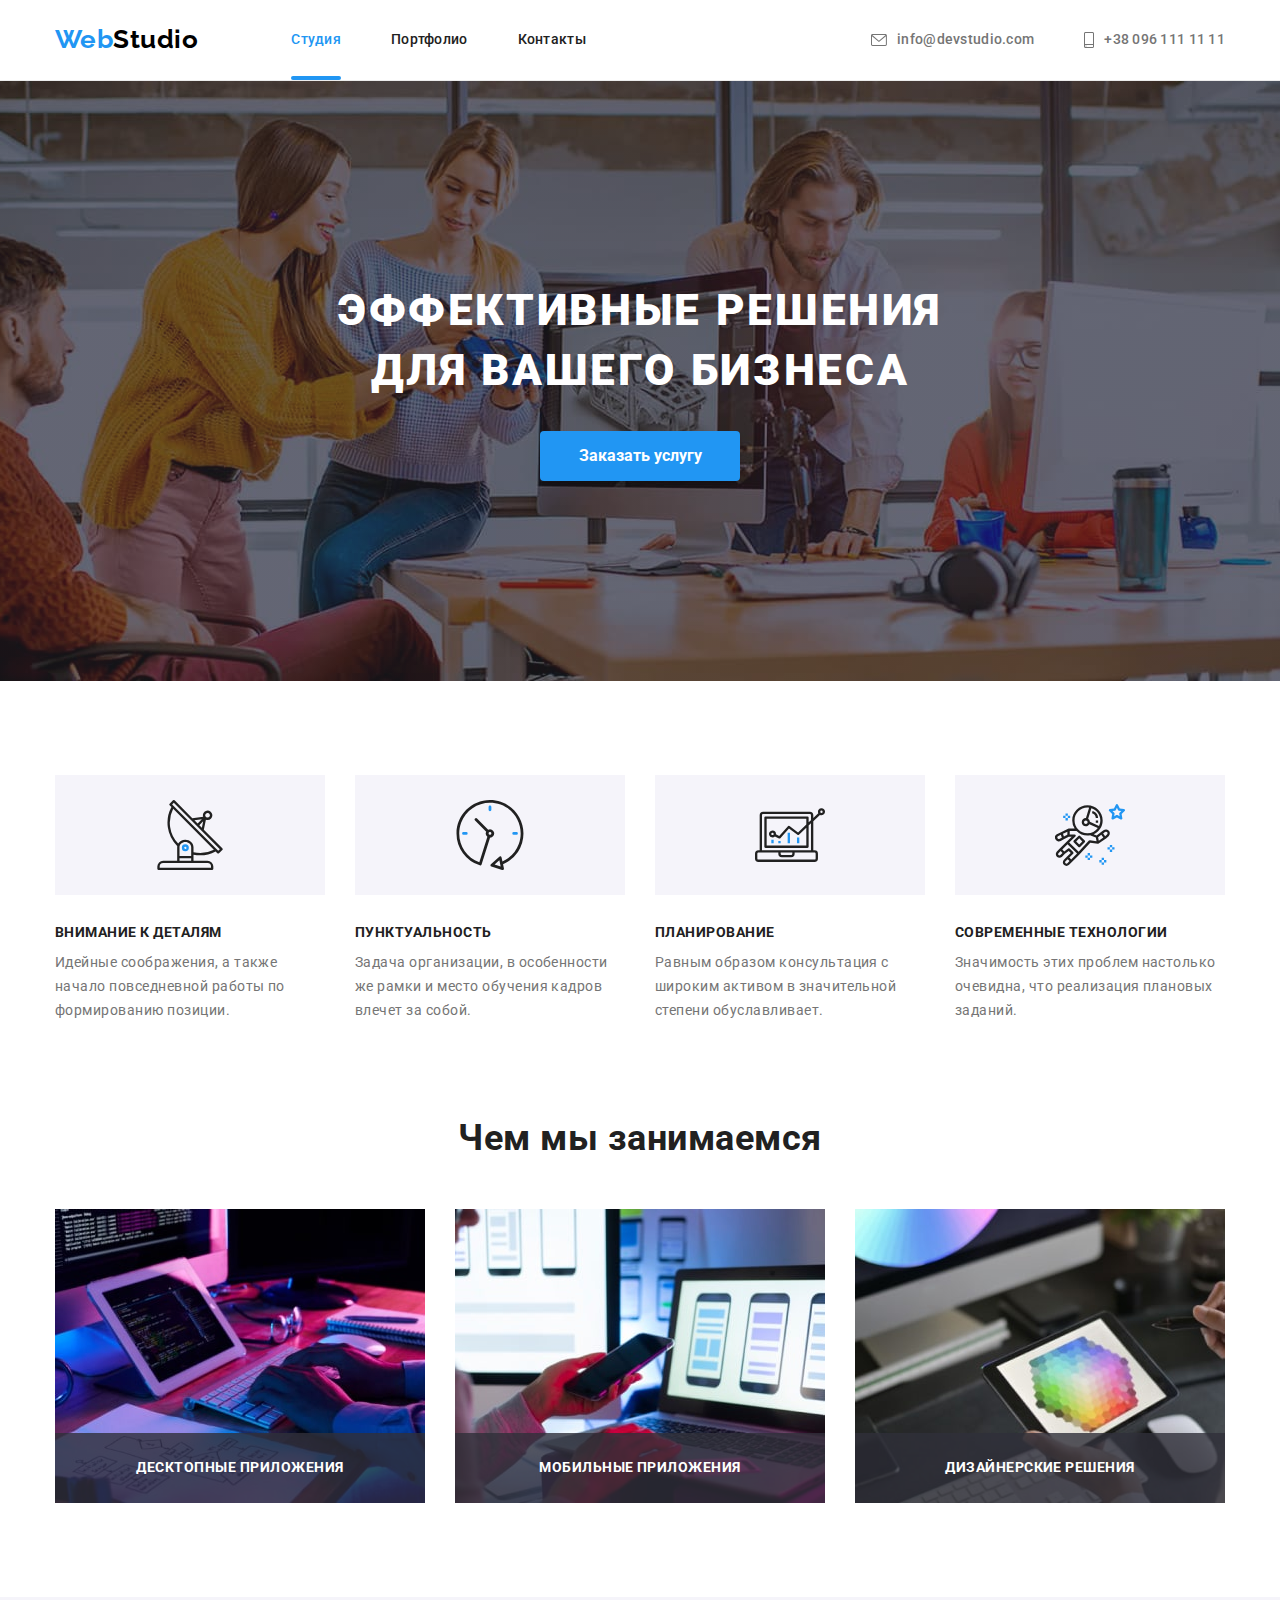
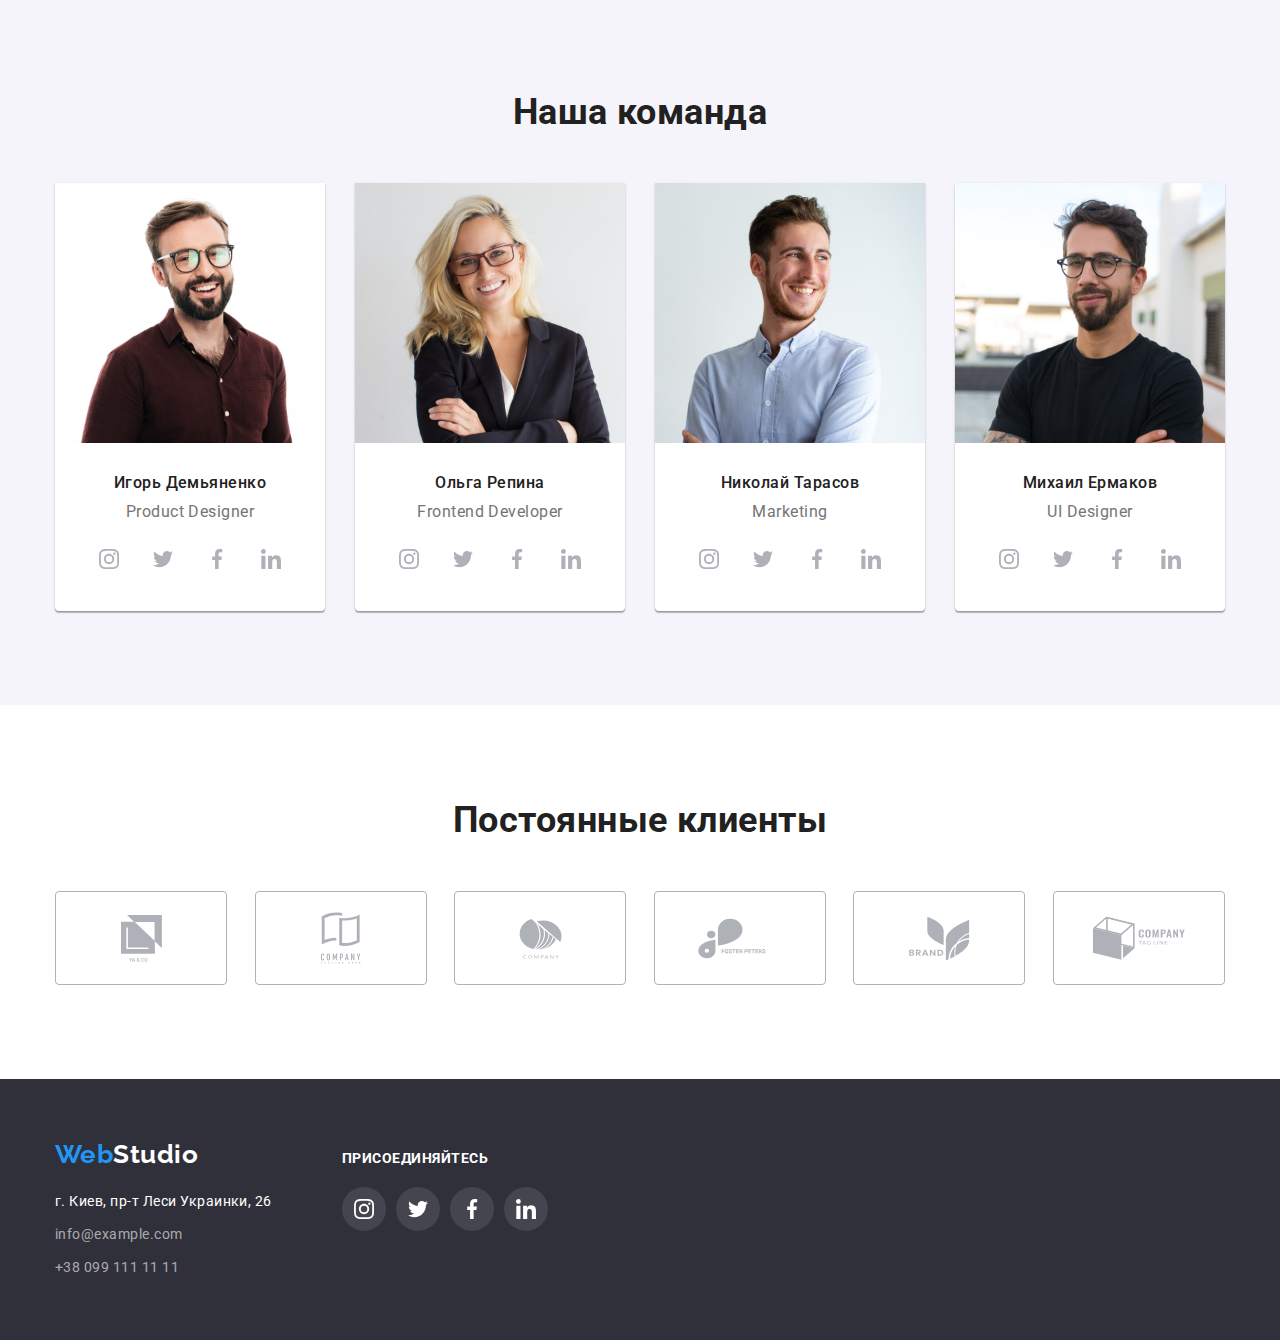
<file: index.html>
<!DOCTYPE html>
<html lang="ru">
  <head>
    <meta charset="UTF-8" />
    <meta http-equiv="X-UA-Compatible" content="IE=edge" />
    <meta name="viewport" content="width=device-width, initial-scale=1.0" />
    <title>Document</title>
    <link rel="preconnect" href="https://fonts.googleapis.com" />
    <link rel="preconnect" href="https://fonts.gstatic.com" crossorigin />
    <link
      href="https://fonts.googleapis.com/css2?family=Raleway:wght@700&family=Roboto:wght@400;500;700;900&display=swap"
      rel="stylesheet"
    />
    <link
      rel="stylesheet"
      href="https://cdnjs.cloudflare.com/ajax/libs/modern-normalize/1.1.0/modern-normalize.min.css"
    />
    <link rel="stylesheet" href="./css/styles.css" />
  </head>
  <body data-body>
    <header class="page-header">
      <div class="container nav">
        <nav class="main-nav">
          <a class="header-logo logo link" href="./index.html"
            >Web<span class="logo-primary">Studio</span></a
          >
          <ul class="site-nav list">
            <li class="list-item">
              <a class="link current is-active" href="./index.html">Студия</a>
            </li>
            <li class="list-item">
              <a class="link" href="./portfolio.html">Портфолио</a>
            </li>
            <li class="list-item">
              <a class="link" href="">Контакты</a>
            </li>
          </ul>
        </nav>
        <ul class="site-nav list">
          <li class="list-item">
            <a class="link contacts-details" href="mailto:info@devstudio.com">
              <svg class="mail-icon" width="16" height="12">
                <use href="./images/icons.svg#icon-mail"></use></svg
              >info@devstudio.com
            </a>
          </li>
          <li class="list-item">
            <a class="link contacts-details" href="tel:+380961111111">
              <svg class="phone-icon" width="10" height="16">
                <use href="./images/icons.svg#icon-phone"></use></svg
              >+38 096 111 11 11</a
            >
          </li>
        </ul>
      </div>
    </header>
    <main>
      <!-- Герой -->
      <section class="hero">
        <div class="container">
          <h1 class="hero-title">Эффективные решения для вашего бизнеса</h1>
          <button class="button-primary" type="button" data-modal-open>Заказать услугу</button>
        </div>
      </section>

      <!-- Особливості -->

      <section class="section">
        <div class="container">
          <h2 class="visually-hidden">Особенности</h2>
          <ul class="feature-list list">
            <li class="section-card">
              <div class="feature-icon-container">
                <svg class="feature-icon" width="70" height="70">
                  <use href="./images/icons.svg#icon-antenna"></use>
                </svg>
              </div>
              <h3 class="title">Внимание к деталям</h3>
              <p class="text">
                Идейные соображения, а также начало повседневной работы по формированию позиции.
              </p>
            </li>
            <li class="section-card">
              <div class="feature-icon-container">
                <svg class="feature-icon" width="70" height="70">
                  <use href="./images/icons.svg#icon-clock"></use>
                </svg>
              </div>
              <h3 class="title">Пунктуальность</h3>
              <p class="text">
                Задача организации, в особенности же рамки и место обучения кадров влечет за собой.
              </p>
            </li>
            <li class="section-card">
              <div class="feature-icon-container">
                <svg class="feature-icon" width="70" height="70">
                  <use href="./images/icons.svg#icon-diagram"></use>
                </svg>
              </div>
              <h3 class="title">Планирование</h3>
              <p class="text">
                Равным образом консультация с широким активом в значительной степени обуславливает.
              </p>
            </li>
            <li class="section-card">
              <div class="feature-icon-container">
                <svg class="feature-icon" width="70" height="70">
                  <use href="./images/icons.svg#icon-astronaut"></use>
                </svg>
              </div>
              <h3 class="title">Современные технологии</h3>
              <p class="text">
                Значимость этих проблем настолько очевидна, что реализация плановых заданий.
              </p>
            </li>
          </ul>
        </div>
      </section>
      <!-- Чим ми займаємося -->
      <section class="section">
        <div class="container">
          <h2 class="section-title">Чем мы занимаемся</h2>
          <ul class="work-list list">
            <li class="section-card">
              <img src="./images/box1.jpg" alt="разработка программного обеспечения" width="370" />
              <div class="section-card-content">
                <p class="section-card-text">Десктопные приложения</p>
              </div>
            </li>
            <li class="section-card">
              <img src="./images/box2.jpg" alt="разработка мобильных приложений" width="370" />
              <div class="section-card-content">
                <p class="section-card-text">Мобильные приложения</p>
              </div>
            </li>
            <li class="section-card">
              <img src="./images/box3.jpg" alt="дизайн вебсайтов" width="370" />
              <div class="section-card-content">
                <p class="section-card-text">Дизайнерские решения</p>
              </div>
            </li>
          </ul>
        </div>
      </section>
      <!-- Наша команда -->
      <section class="section team-section">
        <div class="container">
          <h2 class="section-title">Наша команда</h2>
          <ul class="team-list list card">
            <li class="section-card card-set">
              <img src="./images/img1.jpg" alt="фото дизайнера" width="270" />
              <h3 class="title">Игорь Демьяненко</h3>
              <p class="text" lang="en">Product Designer</p>
              <ul class="social-media list">
                <li class="social-media-item">
                  <a
                    class="social-media-link"
                    href=""
                    target="_blank"
                    rel="noopener noreferrer"
                    aria-label="instagram"
                  >
                    <svg class="social-media-icon" width="20" height="20">
                      <use href="./images/icons.svg#icon-instagram"></use>
                    </svg>
                  </a>
                </li>
                <li class="social-media-item">
                  <a
                    class="social-media-link"
                    href=""
                    target="_blank"
                    rel="noopener noreferrer"
                    aria-label="twitter"
                  >
                    <svg class="social-media-icon" width="20" height="20">
                      <use href="./images/icons.svg#icon-twitter"></use>
                    </svg>
                  </a>
                </li>
                <li class="social-media-item">
                  <a
                    class="social-media-link"
                    href=""
                    target="_blank"
                    rel="noopener noreferrer"
                    aria-label="facebook"
                  >
                    <svg class="social-media-icon" width="20" height="20">
                      <use href="./images/icons.svg#icon-facebook"></use>
                    </svg>
                  </a>
                </li>
                <li class="social-media-item">
                  <a
                    class="social-media-link"
                    href=""
                    target="_blank"
                    rel="noopener noreferrer"
                    aria-label="linkedin"
                  >
                    <svg class="social-media-icon" width="20" height="20">
                      <use href="./images/icons.svg#icon-linkedin"></use>
                    </svg>
                  </a>
                </li>
              </ul>
            </li>
            <li class="section-card card-set">
              <img src="./images/img2.jpg" alt="фото фронтенд-разработчика" width="270" />
              <h3 class="title">Ольга Репина</h3>
              <p class="text" lang="en">Frontend Developer</p>
              <ul class="social-media list">
                <li class="social-media-item">
                  <a
                    class="social-media-link"
                    href=""
                    target="_blank"
                    rel="noopener noreferrer"
                    aria-label="instagram"
                  >
                    <svg class="social-media-icon" width="20" height="20">
                      <use href="./images/icons.svg#icon-instagram"></use>
                    </svg>
                  </a>
                </li>
                <li class="social-media-item">
                  <a
                    class="social-media-link"
                    href=""
                    target="_blank"
                    rel="noopener noreferrer"
                    aria-label="twitter"
                  >
                    <svg class="social-media-icon" width="20" height="20">
                      <use href="./images/icons.svg#icon-twitter"></use>
                    </svg>
                  </a>
                </li>
                <li class="social-media-item">
                  <a
                    class="social-media-link"
                    href=""
                    target="_blank"
                    rel="noopener noreferrer"
                    aria-label="facebook"
                  >
                    <svg class="social-media-icon" width="20" height="20">
                      <use href="./images/icons.svg#icon-facebook"></use>
                    </svg>
                  </a>
                </li>
                <li class="social-media-item">
                  <a
                    class="social-media-link"
                    href=""
                    target="_blank"
                    rel="noopener noreferrer"
                    aria-label="linkedin"
                  >
                    <svg class="social-media-icon" width="20" height="20">
                      <use href="./images/icons.svg#icon-linkedin"></use>
                    </svg>
                  </a>
                </li>
              </ul>
            </li>
            <li class="section-card card-set">
              <img src="./images/img3.jpg" alt="фото маркетолога" width="270" />
              <h3 class="title">Николай Тарасов</h3>
              <p class="text" lang="en">Marketing</p>
              <ul class="social-media list">
                <li class="social-media-item">
                  <a
                    class="social-media-link"
                    href=""
                    target="_blank"
                    rel="noopener noreferrer"
                    aria-label="instagram"
                  >
                    <svg class="social-media-icon" width="20" height="20">
                      <use href="./images/icons.svg#icon-instagram"></use>
                    </svg>
                  </a>
                </li>
                <li class="social-media-item">
                  <a
                    class="social-media-link"
                    href=""
                    target="_blank"
                    rel="noopener noreferrer"
                    aria-label="twitter"
                  >
                    <svg class="social-media-icon" width="20" height="20">
                      <use href="./images/icons.svg#icon-twitter"></use>
                    </svg>
                  </a>
                </li>
                <li class="social-media-item">
                  <a
                    class="social-media-link"
                    href=""
                    target="_blank"
                    rel="noopener noreferrer"
                    aria-label="facebook"
                  >
                    <svg class="social-media-icon" width="20" height="20">
                      <use href="./images/icons.svg#icon-facebook"></use>
                    </svg>
                  </a>
                </li>
                <li class="social-media-item">
                  <a
                    class="social-media-link"
                    href=""
                    target="_blank"
                    rel="noopener noreferrer"
                    aria-label="linkedin"
                  >
                    <svg class="social-media-icon" width="20" height="20">
                      <use href="./images/icons.svg#icon-linkedin"></use>
                    </svg>
                  </a>
                </li>
              </ul>
            </li>
            <li class="section-card card-set">
              <img
                src="./images/img4.jpg"
                alt="фото дизайнера пользовательского интерфейса"
                width="270"
              />
              <h3 class="title">Михаил Ермаков</h3>
              <p class="text" lang="en">UI Designer</p>
              <ul class="social-media list">
                <li class="social-media-item">
                  <a
                    class="social-media-link"
                    href=""
                    target="_blank"
                    rel="noopener noreferrer"
                    aria-label="instagram"
                  >
                    <svg class="social-media-icon" width="20" height="20">
                      <use href="./images/icons.svg#icon-instagram"></use>
                    </svg>
                  </a>
                </li>
                <li class="social-media-item">
                  <a
                    class="social-media-link"
                    href=""
                    target="_blank"
                    rel="noopener noreferrer"
                    aria-label="twitter"
                  >
                    <svg class="social-media-icon" width="20" height="20">
                      <use href="./images/icons.svg#icon-twitter"></use>
                    </svg>
                  </a>
                </li>
                <li class="social-media-item">
                  <a
                    class="social-media-link"
                    href=""
                    target="_blank"
                    rel="noopener noreferrer"
                    aria-label="facebook"
                  >
                    <svg class="social-media-icon" width="20" height="20">
                      <use href="./images/icons.svg#icon-facebook"></use>
                    </svg>
                  </a>
                </li>
                <li class="social-media-item">
                  <a
                    class="social-media-link"
                    href=""
                    target="_blank"
                    rel="noopener noreferrer"
                    aria-label="linkedin"
                  >
                    <svg class="social-media-icon" width="20" height="20">
                      <use href="./images/icons.svg#icon-linkedin"></use>
                    </svg>
                  </a>
                </li>
              </ul>
            </li>
          </ul>
        </div>
      </section>
      <!-- Постійні клієнти -->
      <section class="section">
        <div class="container">
          <h2 class="section-title">Постоянные клиенты</h2>
          <ul class="client-list list">
            <li class="client-group">
              <a
                class="client-link"
                href=""
                target="_blank"
                rel="noopener noreferrer"
                aria-label="first client"
              >
                <svg class="client-icon" width="41" height="47">
                  <use href="./images/icons.svg#icon-group"></use>
                </svg>
              </a>
            </li>
            <li class="client-group">
              <a
                class="client-link"
                href=""
                target="_blank"
                rel="noopener noreferrer"
                aria-label="first client"
              >
                <svg class="client-icon" width="40" height="52">
                  <use href="./images/icons.svg#icon-group-1"></use>
                </svg>
              </a>
            </li>
            <li class="client-group">
              <a
                class="client-link"
                href=""
                target="_blank"
                rel="noopener noreferrer"
                aria-label="first client"
              >
                <svg class="client-icon" width="43" height="41">
                  <use href="./images/icons.svg#icon-group-2"></use>
                </svg>
              </a>
            </li>
            <li class="client-group">
              <a
                class="client-link"
                href=""
                target="_blank"
                rel="noopener noreferrer"
                aria-label="first client"
              >
                <svg class="client-icon" width="84" height="41">
                  <use href="./images/icons.svg#icon-group-3"></use>
                </svg>
              </a>
            </li>
            <li class="client-group">
              <a
                class="client-link"
                href=""
                target="_blank"
                rel="noopener noreferrer"
                aria-label="first client"
              >
                <svg class="client-icon" width="63" height="45">
                  <use href="./images/icons.svg#icon-group-4"></use>
                </svg>
              </a>
            </li>
            <li class="client-group">
              <a
                class="client-link"
                href=""
                target="_blank"
                rel="noopener noreferrer"
                aria-label="first client"
              >
                <svg class="client-icon" width="94" height="44">
                  <use href="./images/icons.svg#icon-group-5"></use>
                </svg>
              </a>
            </li>
          </ul>
        </div>
      </section>
    </main>
    <footer class="contacts">
      <div class="container">
        <div class="contacts-group">
          <div class="contacts-adress">
            <a class="logo link" href="./index.html"
              >Web<span class="logo-secondary">Studio</span></a
            >
            <address class="contacts-list">
              <ul class="list">
                <li class="list-item">
                  <a class="address-link link" href="">г. Киев, пр-т Леси Украинки, 26</a>
                </li>
                <li class="list-item">
                  <a class="contacts-details link" href="mailto:info@example.com"
                    >info@example.com</a
                  >
                </li>
                <li class="list-item">
                  <a class="contacts-details link" href="tel:+380991111111">+38 099 111 11 11</a>
                </li>
              </ul>
            </address>
          </div>
          <div class="contacts-media">
            <p class="contacts-media-text">присоединяйтесь</p>
            <ul class="contacts-social-media list">
              <li class="social-media-item">
                <a
                  class="contacts-media-link"
                  href=""
                  target="_blank"
                  rel="noopener noreferrer"
                  aria-label="instagram"
                >
                  <svg class="contacts-media-icon" width="20" height="20">
                    <use href="./images/icons.svg#icon-instagram"></use>
                  </svg>
                </a>
              </li>
              <li class="social-media-item">
                <a
                  class="contacts-media-link"
                  href=""
                  target="_blank"
                  rel="noopener noreferrer"
                  aria-label="twitter"
                >
                  <svg class="contacts-media-icon" width="20" height="20">
                    <use href="./images/icons.svg#icon-twitter"></use>
                  </svg>
                </a>
              </li>
              <li class="social-media-item">
                <a
                  class="contacts-media-link"
                  href=""
                  target="_blank"
                  rel="noopener noreferrer"
                  aria-label="facebook"
                >
                  <svg class="contacts-media-icon" width="20" height="20">
                    <use href="./images/icons.svg#icon-facebook"></use>
                  </svg>
                </a>
              </li>
              <li class="social-media-item">
                <a
                  class="contacts-media-link"
                  href=""
                  target="_blank"
                  rel="noopener noreferrer"
                  aria-label="linkedin"
                >
                  <svg class="contacts-media-icon" width="20" height="20">
                    <use href="./images/icons.svg#icon-linkedin"></use>
                  </svg>
                </a>
              </li>
            </ul>
          </div>
        </div>
      </div>
    </footer>
    <div class="backdrop is-hidden" data-modal>
      <div class="modal">
        <button class="modal-close" data-modal-close>
          <svg class="close-icon" width="18" height="18">
            <use href="./images/icons.svg#icon-close-black-18dp-2-1"></use>
          </svg>
        </button>
      </div>
    </div>
    <script src="./js/modal.js"></script>
  </body>
</html>
</file>
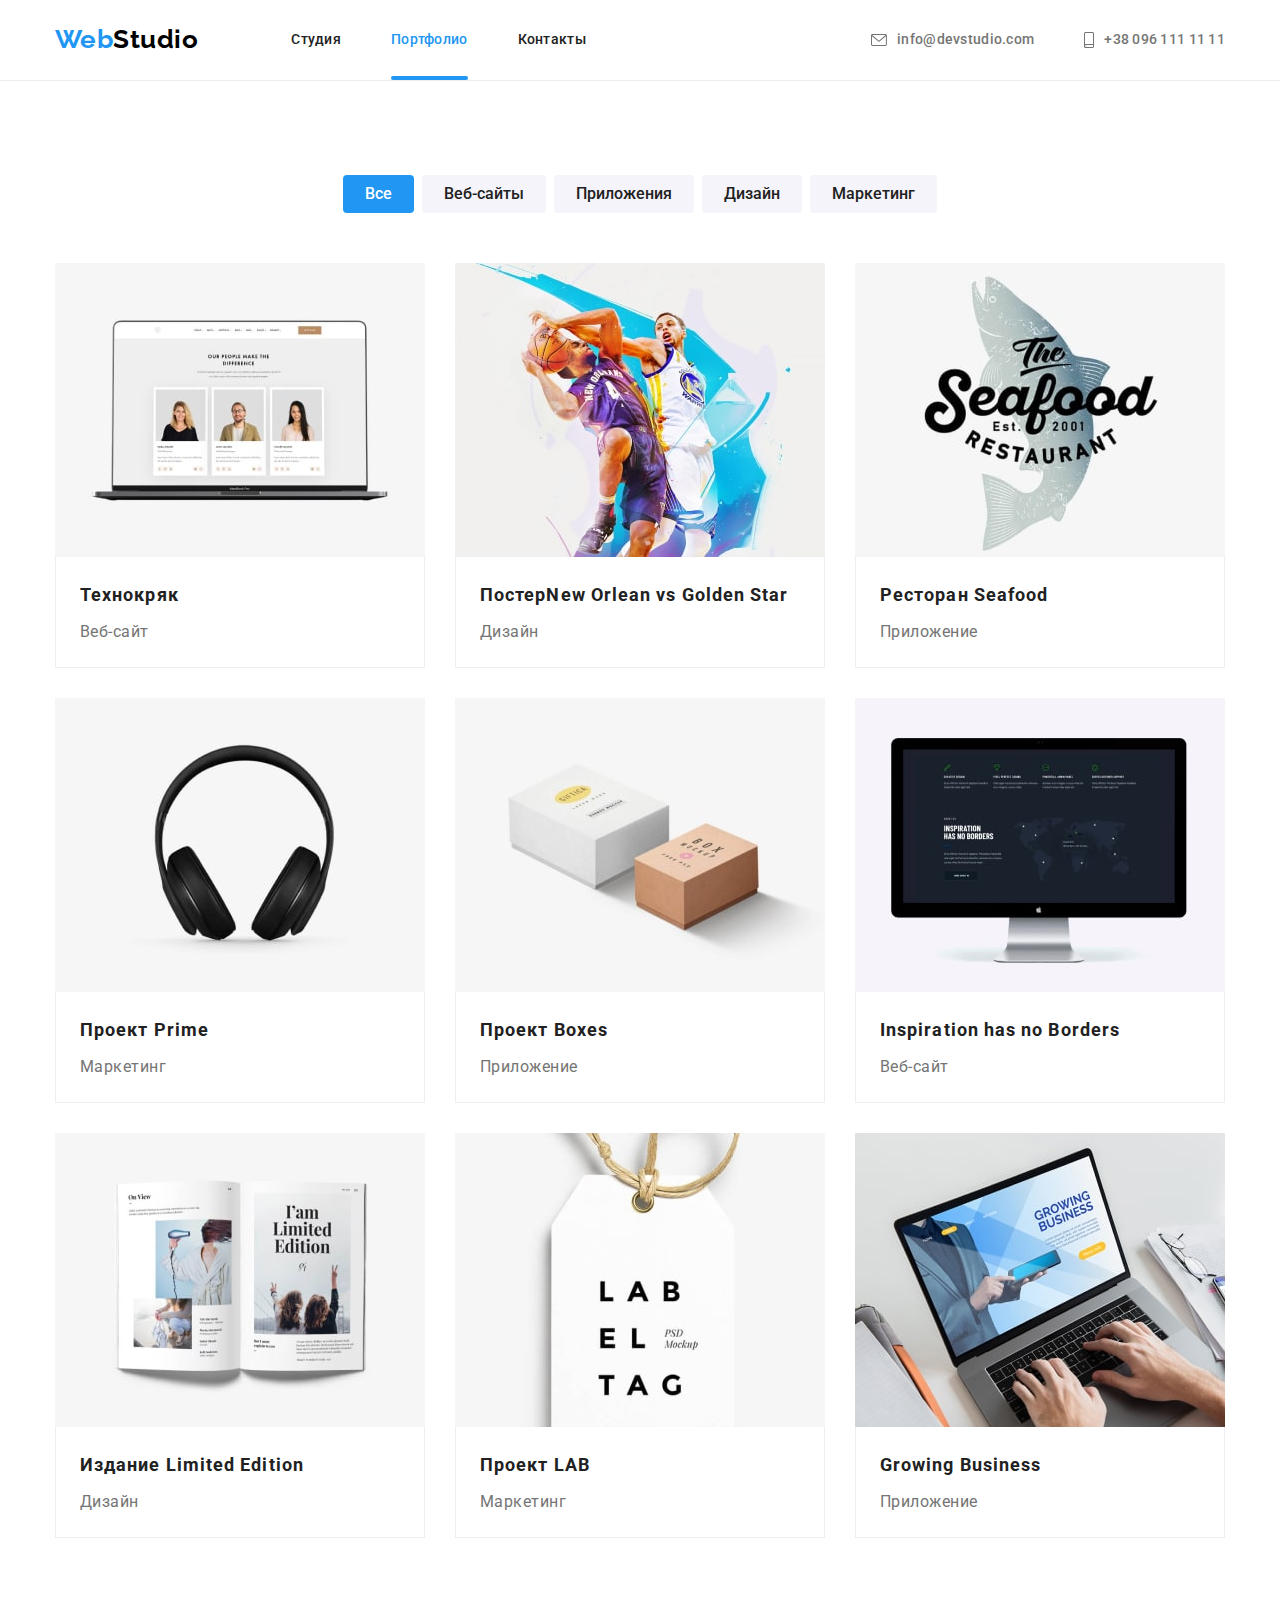
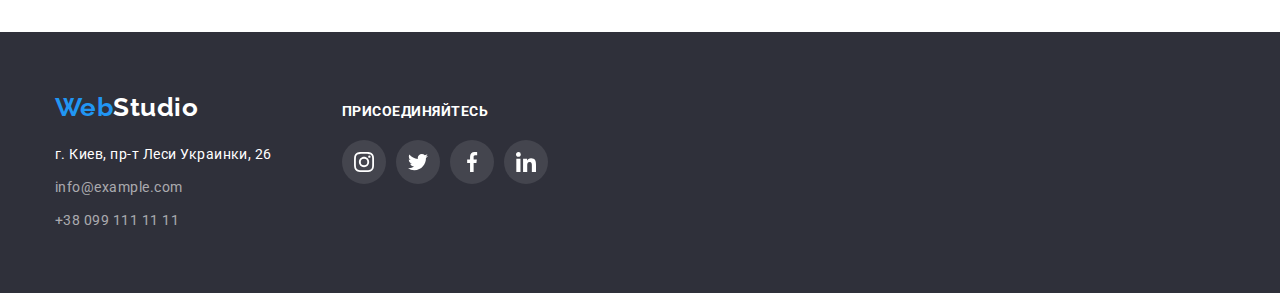
<file: portfolio.html>
<!DOCTYPE html>
<html lang="ru">
  <head>
    <meta charset="UTF-8" />
    <meta http-equiv="X-UA-Compatible" content="IE=edge" />
    <meta name="viewport" content="width=device-width, initial-scale=1.0" />
    <title>Document</title>
    <link rel="preconnect" href="https://fonts.googleapis.com" />
    <link rel="preconnect" href="https://fonts.gstatic.com" crossorigin />
    <link
      href="https://fonts.googleapis.com/css2?family=Raleway:wght@700&family=Roboto:wght@400;500;700;900&display=swap"
      rel="stylesheet"
    />
    <link
      rel="stylesheet"
      href="https://cdnjs.cloudflare.com/ajax/libs/modern-normalize/1.1.0/modern-normalize.min.css"
    />
    <link rel="stylesheet" href="./css/styles.css" />
  </head>
  <body>
    <header class="page-header">
      <div class="container nav">
        <nav class="main-nav">
          <a class="header-logo logo link" href="./index.html"
            >Web<span class="logo-primary">Studio</span></a
          >
          <ul class="site-nav list">
            <li class="list-item">
              <a class="link" href="./index.html">Студия</a>
            </li>
            <li class="list-item">
              <a class="link current is-active" href="./portfolio.html">Портфолио</a>
            </li>
            <li class="list-item">
              <a class="link" href="">Контакты</a>
            </li>
          </ul>
        </nav>
        <ul class="site-nav list">
          <li class="list-item">
            <a class="link contacts-details" href="mailto:info@devstudio.com">
              <svg class="mail-icon" width="16" height="12">
                <use href="./images/icons.svg#icon-mail"></use></svg
              >info@devstudio.com
            </a>
          </li>
          <li class="list-item">
            <a class="link contacts-details" href="tel:+380961111111">
              <svg class="phone-icon" width="10" height="16">
                <use href="./images/icons.svg#icon-phone"></use></svg
              >+38 096 111 11 11</a
            >
          </li>
        </ul>
      </div>
    </header>
    <main>
      <section class="section">
        <div class="container">
          <h1 class="visually-hidden">Примеры работ</h1>
          <ul class="list section-btn">
            <li class="list-btn">
              <button class="button current-button" type="button">Все</button>
            </li>
            <li class="list-btn">
              <button class="button" type="button">Веб-сайты</button>
            </li>
            <li class="list-btn">
              <button class="button" type="button">Приложения</button>
            </li>
            <li class="list-btn">
              <button class="button" type="button">Дизайн</button>
            </li>
            <li class="list-btn">
              <button class="button" type="button">Маркетинг</button>
            </li>
          </ul>
          <ul class="exemples list card">
            <li class="card-set">
              <a class="link item" href="">
                <div class="exemples-overlay">
                  <img src="./images/web-site1.jpg" alt="Пример веб сайту" width="370" />
                  <p class="exemples-overlay-text">
                    Ресурс предлагает комплексные предложения с разным уровнем функционала и
                    сервисов. Все это позволит посетителю получить исчерпывающие сведения  о
                    компании или частном лице.
                  </p>
                </div>
                <div class="exemples-content">
                  <h3 class="title">Технокряк</h3>
                  <p class="text">Веб-сайт</p>
                </div>
              </a>
            </li>
            <li class="card-set">
              <a class="link item" href="">
                <div class="exemples-overlay">
                  <img src="./images/design1.jpg" alt="Пример дизайну" width="370" />
                  <p class="exemples-overlay-text">
                    Ресурс предлагает комплексные предложения с разным уровнем функционала и
                    сервисов. Все это позволит посетителю получить исчерпывающие сведения  о
                    компании или частном лице.
                  </p>
                </div>
                <div class="exemples-content">
                  <h3 class="title">Постер<span lang="en">New Orlean vs Golden Star</span></h3>
                  <p class="text">Дизайн</p>
                </div>
              </a>
            </li>
            <li class="card-set">
              <a class="link item" href="">
                <div class="exemples-overlay">
                  <img src="./images/application1.jpg" alt="Пример приложения" width="370" />
                  <p class="exemples-overlay-text">
                    Ресурс предлагает комплексные предложения с разным уровнем функционала и
                    сервисов. Все это позволит посетителю получить исчерпывающие сведения  о
                    компании или частном лице.
                  </p>
                </div>
                <div class="exemples-content">
                  <h3 class="title">Ресторан <span lang="en"></span>Seafood</h3>
                  <p class="text">Приложение</p>
                </div>
              </a>
            </li>
            <li class="card-set">
              <a class="link item" href="">
                <div class="exemples-overlay">
                  <img
                    src="./images/marketing1.jpg"
                    alt="Пример работы для маркетинга"
                    width="370"
                  />
                  <p class="exemples-overlay-text">
                    Ресурс предлагает комплексные предложения с разным уровнем функционала и
                    сервисов. Все это позволит посетителю получить исчерпывающие сведения  о
                    компании или частном лице.
                  </p>
                </div>
                <div class="exemples-content">
                  <h3 class="title">Проект <span lang="en">Prime</span></h3>
                  <p class="text">Маркетинг</p>
                </div>
              </a>
            </li>
            <li class="card-set">
              <a class="link item" href="">
                <div class="exemples-overlay">
                  <img src="./images/application2.jpg" alt="Пример приложения" width="370" />
                  <p class="exemples-overlay-text">
                    Ресурс предлагает комплексные предложения с разным уровнем функционала и
                    сервисов. Все это позволит посетителю получить исчерпывающие сведения  о
                    компании или частном лице.
                  </p>
                </div>
                <div class="exemples-content">
                  <h3 class="title">Проект <span lang="en">Boxes</span></h3>
                  <p class="text">Приложение</p>
                </div>
              </a>
            </li>
            <li class="card-set">
              <a class="link item" href="">
                <div class="exemples-overlay">
                  <img src="./images/web-site2.jpg" alt="Пример веб сайту" width="370" />
                  <p class="exemples-overlay-text">
                    Ресурс предлагает комплексные предложения с разным уровнем функционала и
                    сервисов. Все это позволит посетителю получить исчерпывающие сведения  о
                    компании или частном лице.
                  </p>
                </div>
                <div class="exemples-content">
                  <h3 lang="en" class="title">Inspiration has no Borders</h3>
                  <p class="text">Веб-сайт</p>
                </div>
              </a>
            </li>
            <li class="card-set">
              <a class="link item" href="">
                <div class="exemples-overlay">
                  <img src="./images/design2.jpg" alt="Пример дизайну" width="370" />
                  <p class="exemples-overlay-text">
                    Ресурс предлагает комплексные предложения с разным уровнем функционала и
                    сервисов. Все это позволит посетителю получить исчерпывающие сведения  о
                    компании или частном лице.
                  </p>
                </div>
                <div class="exemples-content">
                  <h3 class="title">Издание <span lang="en">Limited Edition</span></h3>
                  <p class="text">Дизайн</p>
                </div>
              </a>
            </li>
            <li class="card-set">
              <a class="link item" href="">
                <div class="exemples-overlay">
                  <img
                    src="./images/marketing2.jpg"
                    alt="Пример работы для маркетинга"
                    width="370"
                  />
                  <p class="exemples-overlay-text">
                    Ресурс предлагает комплексные предложения с разным уровнем функционала и
                    сервисов. Все это позволит посетителю получить исчерпывающие сведения  о
                    компании или частном лице.
                  </p>
                </div>
                <div class="exemples-content">
                  <h3 class="title">Проект <span lang="en">LAB</span></h3>
                  <p class="text">Маркетинг</p>
                </div>
              </a>
            </li>
            <li class="card-set">
              <a class="link item" href="">
                <div class="exemples-overlay">
                  <img src="./images/application3.jpg" alt="Пример приложения" width="370" />
                  <p class="exemples-overlay-text">
                    Ресурс предлагает комплексные предложения с разным уровнем функционала и
                    сервисов. Все это позволит посетителю получить исчерпывающие сведения  о
                    компании или частном лице.
                  </p>
                </div>
                <div class="exemples-content">
                  <h3 class="title" lang="en">Growing Business</h3>
                  <p class="text">Приложение</p>
                </div>
              </a>
            </li>
          </ul>
        </div>
      </section>
    </main>
    <footer class="contacts">
      <div class="container">
        <div class="contacts-group">
          <div class="contacts-adress">
            <a class="logo link" href="./index.html"
              >Web<span class="logo-secondary">Studio</span></a
            >
            <address class="contacts-list">
              <ul class="list">
                <li class="list-item">
                  <a class="address-link link" href="">г. Киев, пр-т Леси Украинки, 26</a>
                </li>
                <li class="list-item">
                  <a class="contacts-details link" href="mailto:info@example.com"
                    >info@example.com</a
                  >
                </li>
                <li class="list-item">
                  <a class="contacts-details link" href="tel:+380991111111">+38 099 111 11 11</a>
                </li>
              </ul>
            </address>
          </div>
          <div class="contacts-media">
            <p class="contacts-media-text">присоединяйтесь</p>
            <ul class="contacts-social-media list">
              <li class="social-media-item">
                <a
                  class="contacts-media-link"
                  href=""
                  target="_blank"
                  rel="noopener noreferrer"
                  aria-label="instagram"
                >
                  <svg class="contacts-media-icon" width="20" height="20">
                    <use href="./images/icons.svg#icon-instagram"></use>
                  </svg>
                </a>
              </li>
              <li class="social-media-item">
                <a
                  class="contacts-media-link"
                  href=""
                  target="_blank"
                  rel="noopener noreferrer"
                  aria-label="twitter"
                >
                  <svg class="contacts-media-icon" width="20" height="20">
                    <use href="./images/icons.svg#icon-twitter"></use>
                  </svg>
                </a>
              </li>
              <li class="social-media-item">
                <a
                  class="contacts-media-link"
                  href=""
                  target="_blank"
                  rel="noopener noreferrer"
                  aria-label="facebook"
                >
                  <svg class="contacts-media-icon" width="20" height="20">
                    <use href="./images/icons.svg#icon-facebook"></use>
                  </svg>
                </a>
              </li>
              <li class="social-media-item">
                <a
                  class="contacts-media-link"
                  href=""
                  target="_blank"
                  rel="noopener noreferrer"
                  aria-label="linkedin"
                >
                  <svg class="contacts-media-icon" width="20" height="20">
                    <use href="./images/icons.svg#icon-linkedin"></use>
                  </svg>
                </a>
              </li>
            </ul>
          </div>
        </div>
      </div>
    </footer>
  </body>
</html>
</file>
<file: css/styles.css>
:root {
  --primary-text-color: #757575;
  --first-logo-color: #000000;
  --title-text-color: #212121;
  --accent-color: #2196f3;
  --title-bg-color: #2f303a;
  --bg-image: #c4c4c4;
  --primary-bg-color: #f5f4fa;
  --primary-white-color: #ffffff;
  --contacts-color: rgba(255, 255, 255, 0.6);
  --border-color: #eeeeee;
  --container-color: #ececec;
  --overlay-color: rgba(33, 150, 243, 0.9);
  --modal-bg-color: rgba(0, 0, 0, 0.1);
  --icon-color: #afb1b8;
  --item: 3;
  --indent: 30px;
  --anim-slow: 250ms cubic-bezier(0.4, 0, 0.2, 1);
}
body {
  color: var(--primary-text-color);

  font-family: Roboto, sans-serif;
  letter-spacing: 0.03em;
}
img {
  display: block;
  max-width: 100%;
  height: auto;
}
/* common styles */

.no-scroll {
  overflow: hidden;
}
.container {
  width: 1200px;
  margin: 0 auto;
  padding: 0 15px;
}
h1,
h2,
h3,
p {
  margin: 0;
}

.list {
  margin: 0;
  padding: 0;
  list-style: none;
}
.link {
  text-decoration: none;
}
.visually-hidden {
  position: absolute;
  white-space: nowrap;
  width: 1px;
  height: 1px;
  overflow: hidden;
  border: 0;
  padding: 0;
  clip: rect(0 0 0 0);
  clip-path: inset(50%);
  margin: -1px;
}
.card {
  display: flex;
  flex-wrap: wrap;
  margin: calc(-1 * var(--indent) / 2);
}
.card-set {
  flex-basis: calc((100% - var(--indent) * var(--item)) / var(--item));
  margin: calc(var(--indent) / 2);
}
/* index.html */

.page-header {
  border-bottom: 1px solid var(--container-color);
}
.nav {
  display: flex;
  align-items: center;
}
.nav > .site-nav {
  margin-left: auto;
}
.main-nav {
  display: flex;
  align-items: center;
}
.logo {
  color: var(--accent-color);

  font-family: 'Raleway';
  font-weight: 700;
  font-size: 26px;
  line-height: 1.19;
}
.header-logo {
  margin-right: 93px;
  padding-top: 24px;
  padding-bottom: 25px;
}
.logo-primary {
  color: var(--first-logo-color);
}
.site-nav.list {
  display: flex;
}
.site-nav .list-item:not(:last-child) {
  margin-right: 50px;
}
.link.is-active::after {
  position: absolute;
  content: '';
  bottom: 0;
  left: 0;

  width: 100%;
  height: 4px;
  border-radius: 2px;
  background-color: var(--accent-color);
}
.site-nav .link {
  position: relative;
  display: flex;
  justify-content: center;
  align-items: center;

  padding-top: 32px;
  padding-bottom: 32px;

  color: var(--title-text-color);

  font-weight: 500;
  font-size: 14px;
  line-height: 1.14;
  letter-spacing: 0.02em;

  transition: color var(--anim-slow);
}
.site-nav .contacts-details {
  color: var(--primary-text-color);
}
.mail-icon,
.phone-icon {
  margin-right: 10px;
  fill: currentColor;
}
.site-nav .link:hover,
.site-nav .link:focus {
  color: var(--accent-color);
}
.site-nav .link.current {
  color: var(--accent-color);
}

/* Hero */

.hero {
  max-width: 1600px;
  height: 600px;
  margin-right: auto;
  margin-left: auto;
  padding-top: 200px;
  padding-bottom: 200px;

  background-color: var(--bg-image);
  background-image: linear-gradient(rgba(47, 48, 58, 0.4), rgba(47, 48, 58, 0.4)),
    url('../images/img-hero.jpg');
  background-position: center;
}
.hero-title {
  max-width: 696px;
  margin: 0 auto 30px;

  color: var(--primary-white-color);

  font-weight: 900;
  font-size: 44px;
  line-height: 1.36;
  letter-spacing: 0.06em;
  text-transform: uppercase;
  text-align: center;
}
.button-primary {
  display: block;
  margin: 0 auto;

  border-radius: 4px;
  border: none;
  min-width: 200px;
  padding: 10px 32px;
  box-shadow: 0px 4px 4px rgba(0, 0, 0, 0.15);

  color: var(--primary-white-color);
  background-color: var(--accent-color);

  font-family: inherit;
  font-weight: 700;
  font-size: 16px;
  line-height: 1.88;
  cursor: pointer;

  transition: color var(--anim-slow);
}
.button-primary:hover,
.button-primary:focus {
  color: var(--contacts-color);
}

/* Features */

.feature-list.list {
  display: flex;
}
.feature-list > .section-card:not(:last-child) {
  margin-right: 30px;
}
.feature-icon-container {
  width: 270px;
  height: 120px;
  display: flex;
  justify-content: center;
  align-items: center;

  margin-bottom: 30px;

  background-color: var(--primary-bg-color);
}
.feature-list .title {
  margin-bottom: 10px;

  color: var(--title-text-color);

  font-size: 14px;
  line-height: 1.14;
  text-transform: uppercase;
}
.feature-list .text {
  font-size: 14px;
  line-height: 1.71;
}

/* Section */

.section {
  padding-top: 94px;
  padding-bottom: 94px;
}
.section:nth-of-type(3n) {
  padding-top: 0;
}
.work-list > .section-card:not(:last-child) {
  margin-right: 30px;
}
.section-title {
  margin-bottom: 50px;

  color: var(--title-text-color);

  font-size: 36px;
  line-height: 1.17;
  text-align: center;
}
.work-list {
  display: flex;
}
.work-list .section-card {
  position: relative;
}
.section-card-content {
  position: absolute;
  left: 0;
  bottom: 0;

  display: flex;
  justify-content: center;
  align-items: center;

  width: 100%;
  height: 70px;
  background-color: rgba(47, 48, 58, 0.8);
}
.section-card-text {
  font-weight: 700;
  font-size: 14px;
  line-height: 1.14;
  text-transform: uppercase;
  color: var(--primary-white-color);
}

/* Our Team */

.team-section {
  background-color: var(--primary-bg-color);
}
.team-list {
  --item: 4;
}
.team-list .section-card {
  border-radius: 0px 0px 4px 4px;
  box-shadow: 0px 1px 3px rgba(0, 0, 0, 0.12), 0px 1px 1px rgba(0, 0, 0, 0.14),
    0px 2px 1px rgba(0, 0, 0, 0.2);

  background-color: var(--primary-white-color);

  text-align: center;
}
.team-list .title {
  margin-top: 30px;
  margin-bottom: 10px;

  color: var(--title-text-color);

  font-weight: 500;
  font-size: 16px;
  line-height: 1.19;
}
.team-list .text {
  margin-bottom: 16px;

  font-size: 16px;
  line-height: 1.19;
}
.social-media {
  display: flex;
  justify-content: center;

  padding-bottom: 30px;
}
.social-media-item:not(:last-child) {
  margin-right: 10px;
}
.social-media-link {
  display: flex;
  justify-content: center;
  align-items: center;

  width: 44px;
  height: 44px;
  background-color: var(--primary-white-color);
  color: var(--icon-color);
  border-radius: 50%;

  transition: color var(--anim-slow), background-color var(--anim-slow);
}
.social-media-link:hover,
.social-media-link:focus {
  color: var(--primary-white-color);
  background-color: var(--accent-color);
}
.social-media-icon {
  fill: currentColor;
}

/* Clients */

.client-list {
  display: flex;
  align-items: center;
  justify-content: space-between;
}
.client-group {
  border: 1px solid var(--icon-color);
  border-radius: 4px;

  transition: border var(--anim-slow);
}
.client-link {
  display: flex;
  justify-content: center;
  align-items: center;

  width: 170px;
  height: 92px;
  color: var(--icon-color);
}
.client-icon {
  fill: currentColor;

  transition: fill var(--anim-slow);
}
.client-group:hover,
.client-group:focus {
  border: 1px solid var(--accent-color);
}
.client-link:hover .client-icon,
.client-link:focus .client-icon {
  fill: var(--accent-color);
}

/* Contacts */

.contacts {
  padding-top: 60px;
  padding-bottom: 60px;
  background-color: var(--title-bg-color);
}
.contacts-group {
  display: inline-flex;
  align-items: baseline;
}
.contacts-adress {
  margin-right: 70px;
}
.contacts-media-text {
  margin-bottom: 20px;

  font-weight: 700;
  font-size: 14px;
  line-height: 1.14;
  text-transform: uppercase;

  color: var(--primary-white-color);
}
.contacts-social-media {
  display: flex;
  justify-content: center;
}
.contacts-media-link {
  display: flex;
  justify-content: center;
  align-items: center;

  width: 44px;
  height: 44px;
  background-color: rgba(255, 255, 255, 0.1);
  color: var(--primary-white-color);
  border-radius: 50%;

  transition: color var(--anim-slow), background-color var(--anim-slow);
}
.contacts-media-link:hover,
.contacts-media-link:focus {
  color: var(--primary-white-color);
  background-color: var(--accent-color);
}
.contacts-media-icon {
  fill: currentColor;
}
.logo-secondary {
  color: var(--primary-white-color);
}

.contacts-list {
  margin-top: 20px;
}
.contacts-list .list-item:not(:last-child) {
  margin-bottom: 9px;
}
.contacts .address-link {
  color: var(--primary-white-color);

  font-style: normal;
  font-size: 14px;
  line-height: 1.71;
}

.contacts .contacts-details {
  color: var(--contacts-color);
  font-style: normal;
  font-size: 14px;
  line-height: 1.71;

  transition: color var(--anim-slow);
}

.contacts .contacts-details:hover,
.contacts .address-link:hover,
.contacts .contacts-details:focus,
.contacts .address-link:focus {
  color: var(--accent-color);
}

/* Portfolio */

/* Buttons */
.section-btn {
  display: flex;
  margin-right: auto;
  margin-left: auto;
  margin-bottom: 50px;
}
.section-btn > .list-btn:not(:last-child) {
  margin-right: 8px;
}
.section-btn > .list-btn:first-child {
  margin-left: auto;
}
.section-btn > .list-btn:last-child {
  margin-right: auto;
}
.button {
  border-radius: 4px;
  border: none;
  padding: 6px 22px;

  color: var(--title-text-color);
  background-color: var(--primary-bg-color);

  font-family: inherit;
  font-weight: 500;
  font-size: 16px;
  line-height: 1.63;
  text-align: center;
  cursor: pointer;

  transition: color var(--anim-slow), background-color var(--anim-slow), box-shadow var(--anim-slow);
}
.button:hover,
.button:focus {
  color: var(--primary-white-color);
  background-color: var(--accent-color);
  box-shadow: 0px 4px 4px rgba(0, 0, 0, 0.25);
}
.current-button {
  background-color: var(--accent-color);
  color: var(--primary-white-color);
}
/* Exemples */

.exemples .item {
  display: block;

  transition: box-shadow var(--anim-slow);
}
.exemples .item:hover,
.exemples .item:focus {
  box-shadow: 0px 1px 1px rgba(0, 0, 0, 0.12), 0px 4px 4px rgba(0, 0, 0, 0.06),
    1px 4px 6px rgba(0, 0, 0, 0.16);
}
.exemples-overlay {
  position: relative;
  overflow: hidden;
}
.exemples-overlay-text {
  position: absolute;
  bottom: 0;
  left: 0;
  transform: translateY(100%);
  transition: transform var(--anim-slow);

  padding: 63px 24px;
  width: 100%;
  height: 100%;
  background-color: var(--overlay-color);
  color: var(--primary-white-color);
  font-size: 18px;
  line-height: 1.56;
}
.exemples .item:hover .exemples-overlay-text,
.exemples .item:focus .exemples-overlay-text {
  transform: translateY(0);
}
.exemples-content {
  padding: 20px 24px;

  border: 1px solid var(--border-color);
  border-top: none;
}
.exemples .title {
  margin-bottom: 4px;

  color: var(--title-text-color);

  font-size: 18px;
  line-height: 2;
  letter-spacing: 0.06em;

  transition: color var(--anim-slow);
}
.exemples .text {
  color: var(--primary-text-color);

  font-size: 16px;
  line-height: 1.88;

  transition: color var(--anim-slow);
}
.exemples .title:hover,
.exemples .text:hover {
  color: var(--accent-color);
}

/* modal */

.backdrop {
  position: fixed;
  top: 0;
  left: 0;
  width: 100%;
  height: 100%;
  background-color: var(--modal-bg-color);

  opacity: 1;
  visibility: visible;
  transition: opacity var(--anim-slow), visibility var(--anim-slow);
}
.backdrop.is-hidden {
  opacity: 0;
  visibility: hidden;
  pointer-events: none;
}
.backdrop.is-hidden .modal {
  opacity: 0;
  transform: translate(-50%, -50%) scale(1.1);
}
.modal {
  position: absolute;
  top: 50%;
  left: 50%;
  transform: translate(-50%, -50%);
  width: 528px;
  height: 581px;
  background-color: var(--primary-white-color);
  border-radius: 4px;
  box-shadow: 0px 1px 1px rgba(0, 0, 0, 0.12), 0px 4px 4px rgba(0, 0, 0, 0.06),
    1px 4px 6px rgba(0, 0, 0, 0.16);
  opacity: 1;
  transition: transform var(--anim-slow), opacity var(--anim-slow);
}
.modal-close {
  position: absolute;
  top: 8px;
  right: 8px;

  width: 30px;
  height: 30px;
  border: 1px solid var(--modal-bg-color);
  border-radius: 50%;
  background: transparent;
  cursor: pointer;
}
.close-icon {
  position: absolute;
  top: 50%;
  left: 50%;
  transform: translate(-50%, -50%);
  fill: var(--first-logo-color);
}
</file>
